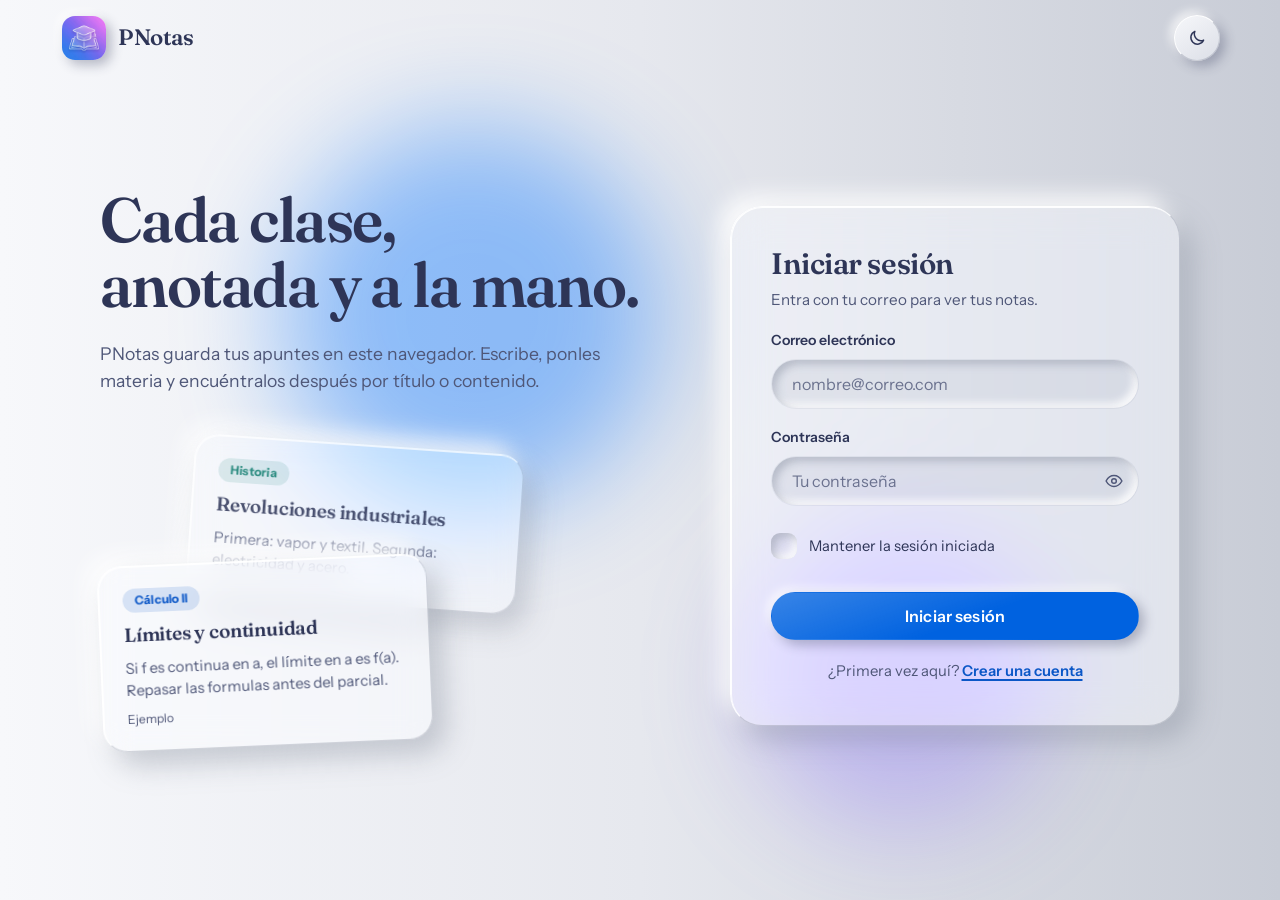
<file: index.html>
<!DOCTYPE html>
<html lang="es">
<head>
    <meta charset="UTF-8">
    <meta name="viewport" content="width=device-width, initial-scale=1.0">
    <title>PNotas · Tus apuntes de clase</title>
    <meta name="description" content="PNotas: herramienta web para tomar y guardar apuntes de clase.">
    <meta name="theme-color" content="#e6e8ee">
    <link rel="icon" type="image/png" href="media/logo-mark.png">

    <!-- Tipografias: Fraunces (titulos) + Instrument Sans (interfaz). Si no cargan, se usan tipografias del sistema. -->
    <link rel="preconnect" href="https://fonts.googleapis.com">
    <link rel="preconnect" href="https://fonts.gstatic.com" crossorigin>
    <link href="https://fonts.googleapis.com/css2?family=Fraunces:opsz,wght@9..144,500..700&family=Instrument+Sans:wght@400..700&display=swap" rel="stylesheet">

    <link rel="stylesheet" type="text/css" href="style.css">
    <script src="script.js" defer></script>
</head>
<body>

    <!-- Iconos (un solo trazo, mismo grosor en toda la app) -->
    <svg width="0" height="0" style="position:absolute" aria-hidden="true" focusable="false">
        <defs>
            <symbol id="i-moon" viewBox="0 0 24 24"><path d="M20 14.5A8 8 0 0 1 9.5 4a8 8 0 1 0 10.5 10.5Z"/></symbol>
            <symbol id="i-sun" viewBox="0 0 24 24"><circle cx="12" cy="12" r="4"/><path d="M12 2.5v2.2M12 19.3v2.2M2.5 12h2.2M19.3 12h2.2M5.3 5.3l1.6 1.6M17.1 17.1l1.6 1.6M18.7 5.3l-1.6 1.6M6.9 17.1l-1.6 1.6"/></symbol>
            <symbol id="i-eye" viewBox="0 0 24 24"><path d="M2.5 12S6 5.5 12 5.5 21.5 12 21.5 12 18 18.5 12 18.5 2.5 12 2.5 12Z"/><circle cx="12" cy="12" r="2.8"/></symbol>
            <symbol id="i-eye-off" viewBox="0 0 24 24"><path d="M9.9 5.7A9.6 9.6 0 0 1 12 5.5c6 0 9.5 6.5 9.5 6.5a16 16 0 0 1-2.6 3.3M6.3 7.3A15.6 15.6 0 0 0 2.5 12S6 18.5 12 18.5a9.4 9.4 0 0 0 4.1-.9"/><path d="M9.9 9.9a2.8 2.8 0 0 0 4 4M3 3l18 18"/></symbol>
            <symbol id="i-search" viewBox="0 0 24 24"><circle cx="11" cy="11" r="6.5"/><path d="m20 20-4.2-4.2"/></symbol>
            <symbol id="i-plus" viewBox="0 0 24 24"><path d="M12 5v14M5 12h14"/></symbol>
            <symbol id="i-edit" viewBox="0 0 24 24"><path d="M4 20h4L19 9a2.8 2.8 0 0 0-4-4L4 16v4Z"/><path d="m13.5 6.5 4 4"/></symbol>
            <symbol id="i-trash" viewBox="0 0 24 24"><path d="M4.5 7h15M10 3.5h4M6.5 7l.8 12a1.5 1.5 0 0 0 1.5 1.4h6.4a1.5 1.5 0 0 0 1.5-1.4l.8-12M10 11v5.5M14 11v5.5"/></symbol>
            <symbol id="i-logout" viewBox="0 0 24 24"><path d="M14 4.5H7a2 2 0 0 0-2 2v11a2 2 0 0 0 2 2h7M10 12h10m0 0-3.5-3.5M20 12l-3.5 3.5"/></symbol>
            <symbol id="i-alert" viewBox="0 0 24 24"><circle cx="12" cy="12" r="9"/><path d="M12 7.5v5.5M12 16.4v.1"/></symbol>
            <symbol id="i-info" viewBox="0 0 24 24"><circle cx="12" cy="12" r="9"/><path d="M12 11v5.5M12 7.6v.1"/></symbol>
            <symbol id="i-check" viewBox="0 0 24 24"><path d="m5 12.5 4.5 4.5L19 7.5"/></symbol>
            <symbol id="i-x" viewBox="0 0 24 24"><path d="M6 6l12 12M18 6 6 18"/></symbol>
        </defs>
    </svg>

    <a class="saltarContenido" href="#contenido">Saltar al contenido</a>

    <!--  BARRA DE NAVEGACION (logo + sesion + boton de modo claro/oscuro) -->

    <header class="navbar">
        <button type="button" class="marca" id="logoBtn" aria-label="PNotas, ir al inicio">
            <img src="media/logo-mark.png" alt="" class="logoImg" width="44" height="44">
            <span class="marcaNombre">PNotas</span>
        </button>

        <div class="navAcciones">
            <div class="usuarioChip oculto" id="usuarioChip">
                <span class="usuarioInicial" id="usuarioInicial" aria-hidden="true">?</span>
                <span class="usuarioNombre" id="usuarioNombre"></span>
            </div>
            <button type="button" class="btnIcono oculto" id="btnCerrarSesion" aria-label="Cerrar sesión" title="Cerrar sesión">
                <svg class="ico" aria-hidden="true"><use href="#i-logout"/></svg>
            </button>
            <button type="button" class="btnIcono" id="cambiarModo" aria-label="Cambiar a modo oscuro" aria-pressed="false" title="Cambiar modo claro u oscuro">
                <svg class="ico icoLuna" aria-hidden="true"><use href="#i-moon"/></svg>
                <svg class="ico icoSol" aria-hidden="true"><use href="#i-sun"/></svg>
            </button>
        </div>
    </header>

    <main id="contenido">

    <!--  VISTA 1: INICIAR SESION / REGISTRO -->

    <section id="vistaLogin" class="vistaAuth">

        <div class="authIntro">
            <h1 class="displayTitulo">Cada clase,<br>anotada y a la mano.</h1>
            <p class="authBajada">PNotas guarda tus apuntes en este navegador. Escribe, ponles materia y encuéntralos después por título o contenido.</p>

            <!-- Muestra de como se ve una nota (ejemplo, no son datos reales) -->
            <div class="muestraNotas" aria-hidden="true">
                <article class="notaMuestra notaMuestraFondo">
                    <span class="notaMateria" data-tono="2">Historia</span>
                    <h3>Revoluciones industriales</h3>
                    <p>Primera: vapor y textil. Segunda: electricidad y acero.</p>
                </article>
                <article class="notaMuestra notaMuestraFrente">
                    <span class="notaMateria" data-tono="0">Cálculo II</span>
                    <h3>Límites y continuidad</h3>
                    <p>Si f es continua en a, el límite en a es f(a). Repasar las formulas antes del parcial.</p>
                    <span class="notaMuestraFecha">Ejemplo</span>
                </article>
            </div>
        </div>

        <div class="glassContainerMain authCard" id="glassContainerMain">

            <!-- Formulario: iniciar sesion -->
            <form id="formLogin" class="authForm" novalidate aria-labelledby="tituloLogin">
                <h2 class="titulo" id="tituloLogin">Iniciar sesión</h2>
                <p class="authSub">Entra con tu correo para ver tus notas.</p>

                <div class="avisoForm oculto" id="avisoLogin" role="status"></div>

                <div class="campo">
                    <label for="loginEmail">Correo electrónico</label>
                    <input type="email" id="loginEmail" class="campoInput email" name="email" autocomplete="email" inputmode="email" placeholder="nombre@correo.com" aria-describedby="errLoginEmail" maxlength="254" required>
                    <p class="campoError" id="errLoginEmail" role="alert"></p>
                </div>

                <div class="campo">
                    <label for="loginPass">Contraseña</label>
                    <div class="campoClave">
                        <input type="password" id="loginPass" class="campoInput psw" name="password" autocomplete="current-password" placeholder="Tu contraseña" aria-describedby="errLoginPass avisoMayusLogin" maxlength="64" required>
                        <button type="button" class="verClave" data-target="loginPass" aria-label="Mostrar contraseña" aria-pressed="false">
                            <svg class="ico" aria-hidden="true"><use href="#i-eye"/></svg>
                        </button>
                    </div>
                    <p class="campoAviso oculto" id="avisoMayusLogin">Bloq Mayús está activado.</p>
                    <p class="campoError" id="errLoginPass" role="alert"></p>
                </div>

                <label class="casilla">
                    <input type="checkbox" id="loginRecordar">
                    <span class="casillaCaja" aria-hidden="true"><svg class="ico"><use href="#i-check"/></svg></span>
                    <span>Mantener la sesión iniciada</span>
                </label>

                <button type="submit" class="btnAccion btnAncho btnIniciarSesion" id="btnIniciarSesion">
                    <span class="btnTexto">Iniciar sesión</span>
                </button>

                <p class="authCambio">¿Primera vez aquí? <button type="button" class="enlaceBtn" id="irRegistro">Crear una cuenta</button></p>
            </form>

            <!-- Formulario: crear cuenta (se abre tambien cuando el correo no esta registrado) -->
            <form id="formRegistro" class="authForm oculto" novalidate aria-labelledby="tituloRegistro">
                <h2 class="titulo" id="tituloRegistro">Crear cuenta</h2>
                <p class="authSub">Solo toma un momento. Tus notas quedan guardadas en este navegador.</p>

                <div class="avisoForm oculto" id="avisoRegistro" role="status"></div>

                <div class="campo">
                    <label for="regNombre">Nombre</label>
                    <input type="text" id="regNombre" class="campoInput" name="nombre" autocomplete="name" placeholder="Cómo te llamas" aria-describedby="errRegNombre" maxlength="40" required>
                    <p class="campoError" id="errRegNombre" role="alert"></p>
                </div>

                <div class="campo">
                    <label for="regEmail">Correo electrónico</label>
                    <input type="email" id="regEmail" class="campoInput email" name="email" autocomplete="email" inputmode="email" placeholder="nombre@correo.com" aria-describedby="errRegEmail" maxlength="254" required>
                    <p class="campoError" id="errRegEmail" role="alert"></p>
                </div>

                <div class="campo">
                    <label for="regPass">Contraseña</label>
                    <div class="campoClave">
                        <input type="password" id="regPass" class="campoInput psw" name="new-password" autocomplete="new-password" placeholder="Mínimo 8 caracteres" aria-describedby="ayudaClave errRegPass avisoMayusReg" maxlength="64" required>
                        <button type="button" class="verClave" data-target="regPass" aria-label="Mostrar contraseña" aria-pressed="false">
                            <svg class="ico" aria-hidden="true"><use href="#i-eye"/></svg>
                        </button>
                    </div>
                    <div class="fuerza" id="fuerza" data-nivel="0">
                        <span class="fuerzaBarra"><i></i><i></i><i></i><i></i></span>
                        <span class="fuerzaTexto" id="ayudaClave">Usa letras y números.</span>
                    </div>
                    <p class="campoAviso oculto" id="avisoMayusReg">Bloq Mayús está activado.</p>
                    <p class="campoError" id="errRegPass" role="alert"></p>
                </div>

                <div class="campo">
                    <label for="regPass2">Repite la contraseña</label>
                    <input type="password" id="regPass2" class="campoInput psw" name="new-password-2" autocomplete="new-password" placeholder="Otra vez, para confirmar" aria-describedby="errRegPass2" maxlength="64" required>
                    <p class="campoError" id="errRegPass2" role="alert"></p>
                </div>

                <button type="submit" class="btnAccion btnAncho" id="btnRegistrar">
                    <span class="btnTexto">Crear cuenta</span>
                </button>

                <p class="authCambio">¿Ya tienes cuenta? <button type="button" class="enlaceBtn" id="irLogin">Iniciar sesión</button></p>
            </form>
        </div>
    </section>


    <!--  VISTA 2: PANEL PRINCIPAL DE NOTAS -->

    <section id="vistaPanel" class="panel oculto">

        <!-- Encabezado del panel: saludo + buscador + boton nueva nota -->
        <header class="panelHeader">
            <div class="panelSaludo">
                <h1 class="displayTitulo panelTitulo" id="panelTitulo">Mis notas</h1>
                <p class="panelResumen" id="panelResumen" aria-live="polite"></p>
            </div>
            <div class="panelHeaderAcciones">
                <div class="buscadorCaja">
                    <svg class="ico" aria-hidden="true"><use href="#i-search"/></svg>
                    <input type="search" id="inputBuscar" class="buscador" placeholder="Buscar en tus notas" aria-label="Buscar notas" autocomplete="off">
                </div>
                <button type="button" id="btnNuevaNota" class="btnAccion">
                    <svg class="ico" aria-hidden="true"><use href="#i-plus"/></svg>
                    <span>Nueva nota</span>
                </button>
            </div>
        </header>

        <!-- Filtro por materia -->
        <div class="filtros oculto" id="filtrosMateria" role="group" aria-label="Filtrar por materia"></div>

        <!-- Mensaje cuando no hay ninguna nota (o ninguna coincide) -->
        <div id="mensajeVacio" class="mensajeVacio oculto">
            <p id="textoVacio"></p>
            <button type="button" class="btnAccion" id="btnVacioNueva">Escribir mi primera nota</button>
        </div>

        <!-- Contenedor donde se pintan las tarjetas de notas -->
        <div id="listaNotas" class="listaNotas"></div>
    </section>

    </main>

    <!--  FUNCIONALIDAD: CREAR / EDITAR NOTA -->

    <dialog id="modalNota" class="modalNota" aria-labelledby="modalTitulo">
        <form id="formNota" class="glassContainer modalCaja" novalidate method="dialog">
            <h2 class="titulo modalTitulo" id="modalTitulo">Nueva nota</h2>

            <div class="campo">
                <label for="inputTitulo">Título</label>
                <input type="text" id="inputTitulo" class="campoInput" placeholder="Ej. Derivadas, clase 4" maxlength="80" aria-describedby="errNotaTitulo" autocomplete="off">
                <p class="campoError" id="errNotaTitulo" role="alert"></p>
            </div>

            <div class="campo">
                <label for="inputMateria">Materia <span class="opcional">(opcional)</span></label>
                <input type="text" id="inputMateria" class="campoInput" placeholder="Ej. Cálculo II" maxlength="30" list="listaMaterias" autocomplete="off">
                <datalist id="listaMaterias"></datalist>
            </div>

            <div class="campo">
                <label for="inputContenido">Apuntes</label>
                <textarea id="inputContenido" class="campoInput areaModal" placeholder="Escribe aquí lo que viste en clase…" maxlength="2000" aria-describedby="errNotaContenido contadorNota"></textarea>
                <div class="campoPie">
                    <p class="campoError" id="errNotaContenido" role="alert"></p>
                    <span class="contador" id="contadorNota">0 / 2000</span>
                </div>
            </div>

            <div class="modalBotones">
                <button type="button" id="btnCancelarNota" class="btnSecundario">Cancelar</button>
                <button type="submit" id="btnGuardarNota" class="btnAccion">Guardar</button>
            </div>
        </form>
    </dialog>

    <!-- Avisos breves (con "Deshacer" al eliminar) -->
    <div class="toasts" id="toasts" role="status" aria-live="polite"></div>

</body>
</html>
</file>
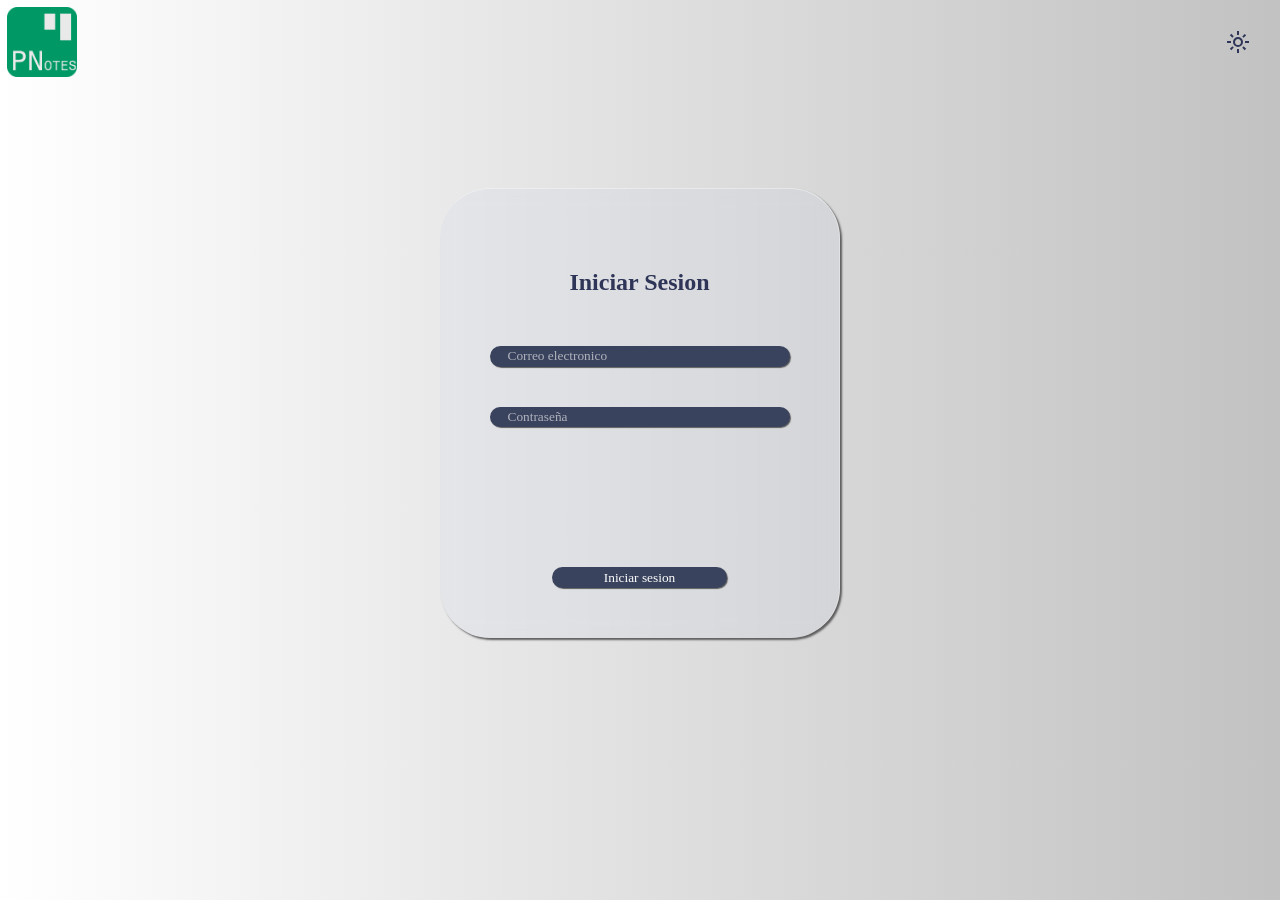
<file: Proyecto 2/index.html>
<!DOCTYPE html>
<html lang="es">
<head>
    <meta charset="UTF-8">
    <title>PNotas - Herramienta para estudiantes</title>
    <link rel="stylesheet" type="text/css" href="style.css">
    <meta name="viewport" content="width=device-width, initial-scale=1.0">
    <script src="script.js" defer></script>
</head>
<body>

    <!-- ============================================================= -->
    <!--  BARRA DE NAVEGACION (logo + boton de modo claro/oscuro)      -->
    <!-- ============================================================= -->
    <nav class="navbar">
        <ul>
            <li><img src="media/logo.png" alt="PNotas" class="logoImg"></li>
            <li>
                <button id="cambiarModo" aria-label="Cambiar modo claro u oscuro">
                    <svg xmlns="http://www.w3.org/2000/svg" height="24px" viewBox="0 -960 960 960" width="24px" fill="#1f1f1f"><path d="M480-120q-150 0-255-105T120-480q0-150 105-255t255-105q14 0 27.5 1t26.5 3q-41 29-65.5 75.5T444-660q0 90 63 153t153 63q55 0 101-24.5t75-65.5q2 13 3 26.5t1 27.5q0 150-105 255T480-120Z"/></svg>
                    <svg xmlns="http://www.w3.org/2000/svg" height="24px" viewBox="0 -960 960 960" width="24px" fill="#1f1f1f"><path d="M565-395q35-35 35-85t-35-85q-35-35-85-35t-85 35q-35 35-35 85t35 85q35 35 85 35t85-35Zm-226.5 56.5Q280-397 280-480t58.5-141.5Q397-680 480-680t141.5 58.5Q680-563 680-480t-58.5 141.5Q563-280 480-280t-141.5-58.5ZM200-440H40v-80h160v80Zm720 0H760v-80h160v80ZM440-760v-160h80v160h-80Zm0 720v-160h80v160h-80ZM256-650l-101-97 57-59 96 100-52 56Zm492 496-97-101 53-55 101 97-57 59Zm-98-550 97-101 59 57-100 96-56-52ZM154-212l101-97 55 53-97 101-59-57Zm326-268Z"/></svg>
                </button>
            </li>
        </ul>
    </nav>

    <!-- ============================================================= -->
    <!--  VISTA 1: INICIAR SESION                                      -->
    <!-- ============================================================= -->
    <section id="vistaLogin" class="inFlex">
        <div class="glassContainer">
            <h1 class="titulo">Iniciar Sesion</h1>
            <input type="email" class="email" placeholder="Correo electronico">
            <input type="password" class="psw" placeholder="Contraseña">
            <input type="button" value="Iniciar sesion" class="btnIniciarSesion" id="btnIniciarSesion">
        </div>
    </section>

    <!-- ============================================================= -->
    <!--  VISTA 2: PANEL PRINCIPAL DE NOTAS                            -->
    <!-- ============================================================= -->
    <section id="vistaPanel" class="panel oculto">

        <!-- Encabezado del panel: titulo + buscador + boton nueva nota -->
        <header class="panelHeader">
            <h1 class="titulo panelTitulo">Mis Notas</h1>
            <div class="panelHeaderAcciones">
                <input type="search" id="inputBuscar" class="buscador" placeholder="Buscar nota...">
                <button id="btnNuevaNota" class="btnAccion">+ Nueva nota</button>
            </div>
        </header>

        <!-- Mensaje cuando no hay ninguna nota todavia -->
        <p id="mensajeVacio" class="mensajeVacio">Todavia no tienes notas. Crea tu primera nota con el boton "+ Nueva nota".</p>

        <!-- Contenedor donde se pintan las tarjetas de notas -->
        <div id="listaNotas" class="listaNotas"></div>
    </section>

    <!-- ============================================================= -->
    <!--  MODAL: CREAR / EDITAR NOTA                                   -->
    <!-- ============================================================= -->
    <div id="modalNota" class="modalFondo oculto">
        <div class="glassContainer modalCaja">
            <h2 class="titulo modalTitulo" id="modalTitulo">Nueva nota</h2>

            <input type="text" id="inputTitulo" class="email inputModal" placeholder="Titulo de la nota">
            <textarea id="inputContenido" class="areaModal" placeholder="Escribe aqui tu nota..."></textarea>

            <div class="modalBotones">
                <button id="btnGuardarNota" class="btnAccion">Guardar</button>
                <button id="btnCancelarNota" class="btnSecundario">Cancelar</button>
            </div>
        </div>
    </div>

</body>
</html>
</file>
<file: style.css>
/* =================================================================
   PNotas - Estilos
   -----------------------------------------------------------------
   Lenguaje visual: vidrio (glass) para las superficies grandes y
   neumorfismo para los controles (botones elevados, campos hundidos).
   La paleta original (grises azulados, #3a435d, #0071ff y las
   manchas azul/violeta) se conserva tal cual en las variables.

     1) VARIABLES DE COLOR (claro / oscuro)
     2) BASE
     3) BARRA DE NAVEGACION
     4) CONTROLES NEUMORFICOS (botones, campos, casillas)
     5) VISTA 1: INICIAR SESION / REGISTRO
     6) VISTA 2: PANEL DE NOTAS
     7) MODAL, AVISOS
     8) MOVIMIENTO Y ACCESIBILIDAD
     9) RESPONSIVE
   ================================================================= */


/* 1) VARIABLES DE COLOR - MODO CLARO */

:root {
    /* Paleta original */
    --base-color1: #f7f8fb;
    --base-color2: #e6e8ee;
    --base-color3: #c8ccd6;
    --base-variant: #e8e9ed;
    --text-color: #2e3557;
    --secondary-color: #232738;
    --primary-color: #3a435d;
    --primary-color-glass: rgba(255, 255, 255, 0.42);
    --primary-color-shadow: #5e5e5e;
    --glass-edge-light: rgba(255, 255, 255, 0.95);
    --glass-edge-dim: rgba(58, 67, 93, 0.2);
    --glass-shadow: 12px 14px 28px rgba(120, 128, 145, 0.38), -10px -10px 22px rgba(255, 255, 255, 0.92), inset 1px 1px 0 rgba(255, 255, 255, 0.9);
    --glass-shadow-hover: 16px 20px 36px rgba(90, 98, 120, 0.34), -8px -8px 20px rgba(255, 255, 255, 0.95);
    --neo-shadow: 5px 5px 12px rgba(46, 53, 87, 0.32), -4px -4px 10px rgba(255, 255, 255, 0.75);
    --accent-color: #0071ff;
    --text-color2: white;
    --transparencia: rgba(255, 255, 255, 0);
    --orb-a: rgba(0, 113, 255, 0.4);
    --orb-b: rgba(124, 92, 255, 0.3);

    /* Derivadas (neumorfismo, texto secundario, estados) */
    --muted: #4f5778;
    --accent-ink: #0b57c7;
    --accent-fill: #0062e0;
    --danger-ink: #b3261e;
    --raise-bg: linear-gradient(145deg, #f6f7fa, #dcdfe7);
    --raise-bg-hover: linear-gradient(145deg, #ffffff, #e4e7ee);
    --field-bg: rgba(46, 53, 87, 0.06);
    --inset: inset 4px 4px 9px rgba(110, 118, 140, 0.38), inset -4px -4px 9px rgba(255, 255, 255, 0.95);
    --inset-press: inset 3px 3px 7px rgba(46, 53, 87, 0.34), inset -2px -2px 5px rgba(255, 255, 255, 0.7);
    --overlay: rgba(30, 36, 66, 0.42);
    --tono-0: #0b57c7;
    --tono-1: #5b3fd6;
    --tono-2: #0b7a6b;
    --tono-3: #8f5200;

    --ff-display: 'Fraunces', 'Iowan Old Style', 'Palatino Linotype', Georgia, serif;
    --ff-ui: 'Instrument Sans', system-ui, -apple-system, 'Segoe UI', Roboto, sans-serif;
    --ease-out: cubic-bezier(0.23, 1, 0.32, 1);
    color-scheme: light;
}


/* VARIABLES DE COLOR - MODO OSCURO */

.darkMode {
    --base-color1: rgba(94, 94, 94, 1);
    --base-color2: rgba(69, 68, 68, 1);
    --base-color3: rgba(0, 0, 0, 1);
    --base-variant: #101425;
    --text-color: #ffffff;
    --secondary-color: #a4a5b8;
    --primary-color: #3a435d;
    --primary-color-glass: rgba(255, 255, 255, 0.09);
    --primary-color-shadow: #3a3a3a;
    --glass-edge-light: rgba(255, 255, 255, 0.42);
    --glass-edge-dim: rgba(255, 255, 255, 0.1);
    --glass-shadow: 10px 12px 28px rgba(0, 0, 0, 0.45), -6px -6px 16px rgba(255, 255, 255, 0.05), inset 1px 1px 0 rgba(255, 255, 255, 0.18);
    --glass-shadow-hover: 14px 18px 32px rgba(0, 0, 0, 0.55), -4px -4px 12px rgba(255, 255, 255, 0.06);
    --neo-shadow: 5px 5px 12px rgba(0, 0, 0, 0.5), -3px -3px 8px rgba(255, 255, 255, 0.08);
    --accent-color: #0071ff;
    --orb-a: rgba(0, 113, 255, 0.34);
    --orb-b: rgba(130, 90, 230, 0.26);
    --text-color2: white;
    --transparencia: rgba(255, 255, 255, 0);

    --muted: #d0d2e0;
    --accent-ink: #8dbcff;
    --accent-fill: #0b66e8;
    --danger-ink: #ffb4ab;
    --raise-bg: linear-gradient(145deg, #4b5470, #2f364d);
    --raise-bg-hover: linear-gradient(145deg, #566082, #353d58);
    --field-bg: rgba(0, 0, 0, 0.28);
    --inset: inset 4px 4px 10px rgba(0, 0, 0, 0.55), inset -3px -3px 8px rgba(255, 255, 255, 0.07);
    --inset-press: inset 3px 3px 8px rgba(0, 0, 0, 0.6), inset -2px -2px 6px rgba(255, 255, 255, 0.06);
    --overlay: rgba(4, 6, 16, 0.62);
    --tono-0: #8dbcff;
    --tono-1: #c2b3ff;
    --tono-2: #6fdcca;
    --tono-3: #f3bf72;
    color-scheme: dark;
}


/* 2) BASE */

* {
    padding: 0;
    margin: 0;
    box-sizing: border-box;
}

html {
    height: 100%;
    -webkit-text-size-adjust: 100%;
}

body {
    min-height: 100%;
    isolation: isolate;
    font-family: var(--ff-ui);
    font-size: 1rem;
    line-height: 1.5;
    color: var(--text-color);
    background: #5e5e5e;
    background: linear-gradient(90deg, var(--base-color1) 0%, var(--base-color2) 50%, var(--base-color3) 100%);
    background-attachment: fixed;
    transition: color 0.25s ease;
}

button,
input,
textarea {
    font: inherit;
    color: inherit;
}

button {
    cursor: pointer;
    -webkit-tap-highlight-color: transparent;
}

/* El blur del vidrio solo se ve si hay color detras: estas manchas lo dan. */
body::before,
body::after {
    content: "";
    position: fixed;
    z-index: -1;
    pointer-events: none;
    border-radius: 50%;
    filter: blur(52px);
}

body::before {
    width: 380px;
    height: 380px;
    top: 14%;
    left: 22%;
    background: var(--orb-a);
}

body::after {
    width: 300px;
    height: 300px;
    right: 18%;
    bottom: 8%;
    background: var(--orb-b);
}

/* Utilidad para ocultar vistas sin borrarlas del DOM */
.oculto {
    display: none !important;
}

/* Superficies del navegador tematizadas con la paleta */
::selection {
    background: var(--accent-fill);
    color: #fff;
}

input,
textarea {
    caret-color: var(--accent-color);
}

* {
    scrollbar-color: var(--glass-edge-dim) transparent;
}

:focus-visible {
    outline: 2px solid var(--accent-color);
    outline-offset: 3px;
}

.saltarContenido {
    position: absolute;
    left: 16px;
    top: -60px;
    z-index: 200;
    padding: 10px 18px;
    border-radius: 50px;
    background: var(--accent-fill);
    color: #fff;
    text-decoration: none;
    transition: top 0.15s var(--ease-out);
}

.saltarContenido:focus {
    top: 12px;
}

.ico {
    width: 20px;
    height: 20px;
    flex: none;
    fill: none;
    stroke: currentColor;
    stroke-width: 1.75;
    stroke-linecap: round;
    stroke-linejoin: round;
}

.displayTitulo {
    font-family: var(--ff-display);
    font-weight: 600;
    font-size: clamp(2.3rem, 1.2rem + 4.2vw, 3.9rem);
    line-height: 1.04;
    letter-spacing: -0.025em;
    text-wrap: balance;
    color: var(--text-color);
}

.titulo {
    font-family: var(--ff-display);
    font-weight: 600;
    font-size: 1.85rem;
    line-height: 1.15;
    letter-spacing: -0.015em;
    color: var(--text-color);
}


/* 3) BARRA DE NAVEGACION */

.navbar {
    display: flex;
    align-items: center;
    justify-content: space-between;
    gap: 16px;
    max-width: 1240px;
    margin: 0 auto;
    padding: 14px clamp(16px, 4vw, 40px);
}

.marca {
    display: flex;
    align-items: center;
    gap: 12px;
    border: none;
    background: none;
    border-radius: 16px;
    padding: 2px 8px 2px 2px;
}

.logoImg {
    width: 44px;
    height: 44px;
    border-radius: 13px;
    display: block;
    box-shadow: var(--neo-shadow);
}

.marcaNombre {
    font-family: var(--ff-display);
    font-weight: 600;
    font-size: 1.4rem;
    letter-spacing: -0.02em;
    color: var(--text-color);
}

.navAcciones {
    display: flex;
    align-items: center;
    gap: 12px;
}

.usuarioChip {
    display: flex;
    align-items: center;
    gap: 10px;
    padding: 4px 16px 4px 4px;
    border-radius: 50px;
    background-color: var(--primary-color-glass);
    border: 1px solid var(--glass-edge-dim);
    border-top-color: var(--glass-edge-light);
    border-left-color: var(--glass-edge-light);
    backdrop-filter: blur(14px) saturate(160%);
    -webkit-backdrop-filter: blur(14px) saturate(160%);
    max-width: 220px;
}

.usuarioInicial {
    width: 34px;
    height: 34px;
    border-radius: 50%;
    display: grid;
    place-items: center;
    font-weight: 700;
    font-size: 0.95rem;
    color: #fff;
    background: linear-gradient(140deg, #7c5cff, #0071ff);
    flex: none;
}

.usuarioNombre {
    font-size: 0.92rem;
    font-weight: 500;
    white-space: nowrap;
    overflow: hidden;
    text-overflow: ellipsis;
}

/* Boton circular elevado (cambiar modo, cerrar sesion) */
.btnIcono {
    width: 46px;
    height: 46px;
    border-radius: 50%;
    border: 1px solid var(--glass-edge-dim);
    border-top-color: var(--glass-edge-light);
    border-left-color: var(--glass-edge-light);
    background: var(--raise-bg);
    color: var(--text-color);
    box-shadow: var(--neo-shadow);
    display: grid;
    place-items: center;
    transition: transform 0.16s var(--ease-out), box-shadow 0.16s var(--ease-out), background 0.16s ease;
}

.btnIcono:hover {
    background: var(--raise-bg-hover);
}

.btnIcono:active {
    box-shadow: var(--inset-press);
    transform: scale(0.96);
}

/* Modo claro muestra la luna (para pasar a oscuro); modo oscuro muestra el sol */
#cambiarModo .icoSol {
    display: none;
}

.darkMode #cambiarModo .icoLuna {
    display: none;
}

.darkMode #cambiarModo .icoSol {
    display: block;
}


/* 4) CONTROLES NEUMORFICOS */

/* --- Campos hundidos --- */
.campo {
    display: flex;
    flex-direction: column;
    gap: 8px;
    width: 100%;
}

.campo > label,
.campo > .campoEtiqueta {
    font-size: 0.88rem;
    font-weight: 600;
    color: var(--text-color);
}

.opcional {
    font-weight: 400;
    color: var(--muted);
}

.campoInput {
    width: 100%;
    height: 50px;
    padding: 0 20px;
    border: 1px solid transparent;
    border-radius: 50px;
    background-color: var(--field-bg);
    box-shadow: var(--inset);
    color: var(--text-color);
    transition: border-color 0.18s ease, box-shadow 0.18s ease;
}

.campoInput::placeholder {
    color: var(--muted);
    opacity: 0.8;
}

.campoInput:hover {
    border-color: var(--glass-edge-dim);
}

.campoInput:focus {
    outline: none;
    border-color: var(--accent-color);
    box-shadow: var(--inset), 0 0 0 3px color-mix(in srgb, var(--accent-color) 28%, transparent);
}

.campoInput[aria-invalid="true"] {
    border-color: var(--danger-ink);
}

.areaModal {
    height: auto;
    min-height: 150px;
    padding: 16px 20px;
    border-radius: 24px;
    resize: vertical;
    line-height: 1.5;
}

.campoClave {
    position: relative;
}

.campoClave .campoInput {
    padding-right: 54px;
}

.verClave {
    position: absolute;
    right: 6px;
    top: 50%;
    translate: 0 -50%;
    width: 38px;
    height: 38px;
    border: none;
    border-radius: 50%;
    background: none;
    color: var(--muted);
    display: grid;
    place-items: center;
    transition: color 0.15s ease, background-color 0.15s ease;
}

.verClave:hover {
    color: var(--text-color);
    background-color: var(--field-bg);
}

.campoError {
    display: none;
    align-items: flex-start;
    gap: 6px;
    font-size: 0.84rem;
    line-height: 1.35;
    color: var(--danger-ink);
}

.campoError.visible {
    display: flex;
}

.campoError::before {
    content: "";
    width: 15px;
    height: 15px;
    margin-top: 1px;
    flex: none;
    background-color: currentColor;
    -webkit-mask: url("data:image/svg+xml,%3Csvg xmlns='http://www.w3.org/2000/svg' viewBox='0 0 24 24' fill='none' stroke='black' stroke-width='2' stroke-linecap='round'%3E%3Ccircle cx='12' cy='12' r='9'/%3E%3Cpath d='M12 7.5v5.5M12 16.4v.1'/%3E%3C/svg%3E") center / contain no-repeat;
    mask: url("data:image/svg+xml,%3Csvg xmlns='http://www.w3.org/2000/svg' viewBox='0 0 24 24' fill='none' stroke='black' stroke-width='2' stroke-linecap='round'%3E%3Ccircle cx='12' cy='12' r='9'/%3E%3Cpath d='M12 7.5v5.5M12 16.4v.1'/%3E%3C/svg%3E") center / contain no-repeat;
}

.campoError .enlaceBtn {
    margin-left: 4px;
}

.campoAviso {
    font-size: 0.82rem;
    color: var(--muted);
}

.campoPie {
    display: flex;
    justify-content: space-between;
    align-items: flex-start;
    gap: 12px;
}

.contador {
    margin-left: auto;
    font-size: 0.8rem;
    font-variant-numeric: tabular-nums;
    color: var(--muted);
    white-space: nowrap;
}

/* --- Medidor de fuerza de contrasena --- */
.fuerza {
    display: flex;
    align-items: center;
    gap: 12px;
    min-height: 18px;
}

.fuerzaBarra {
    display: flex;
    gap: 4px;
    flex: none;
}

.fuerzaBarra i {
    display: block;
    width: 30px;
    height: 6px;
    border-radius: 6px;
    background-color: var(--field-bg);
    box-shadow: var(--inset-press);
    transition: background-color 0.25s ease;
}

.fuerza[data-nivel="1"] i:nth-child(-n+1) { background-color: #d64545; }
.fuerza[data-nivel="2"] i:nth-child(-n+2) { background-color: #d98a1f; }
.fuerza[data-nivel="3"] i:nth-child(-n+3) { background-color: #2f9e6b; }
.fuerza[data-nivel="4"] i:nth-child(-n+4) { background-color: #0f9d8a; }

.fuerzaTexto {
    font-size: 0.82rem;
    color: var(--muted);
}

/* --- Casilla neumorfica --- */
.casilla {
    display: flex;
    align-items: center;
    gap: 12px;
    font-size: 0.92rem;
    cursor: pointer;
    width: fit-content;
    min-height: 44px;
}

.casilla input {
    position: absolute;
    opacity: 0;
    width: 1px;
    height: 1px;
}

.casillaCaja {
    width: 26px;
    height: 26px;
    border-radius: 9px;
    display: grid;
    place-items: center;
    background-color: var(--field-bg);
    box-shadow: var(--inset);
    color: transparent;
    transition: background-color 0.18s ease, color 0.18s ease;
}

.casillaCaja .ico {
    width: 16px;
    height: 16px;
    stroke-width: 2.4;
}

.casilla input:checked + .casillaCaja {
    background-color: var(--accent-fill);
    color: #fff;
}

.casilla input:focus-visible + .casillaCaja {
    outline: 2px solid var(--accent-color);
    outline-offset: 3px;
}

/* --- Botones elevados --- */
.btnAccion,
.btnSecundario {
    display: inline-flex;
    align-items: center;
    justify-content: center;
    gap: 8px;
    height: 48px;
    padding: 0 26px;
    border-radius: 50px;
    border: 1px solid transparent;
    font-weight: 600;
    letter-spacing: 0.01em;
    box-shadow: var(--neo-shadow);
    transition: transform 0.16s var(--ease-out), box-shadow 0.16s var(--ease-out), filter 0.16s ease;
}

.btnAccion {
    background-color: var(--accent-fill);
    background-image: linear-gradient(160deg, rgba(255, 255, 255, 0.22), rgba(255, 255, 255, 0) 55%);
    color: #fff;
}

.btnSecundario {
    background: var(--raise-bg);
    color: var(--text-color);
    border-color: var(--glass-edge-dim);
}

.btnAccion:hover,
.btnSecundario:hover {
    filter: brightness(1.08);
    transform: translateY(-2px);
}

.btnAccion:active,
.btnSecundario:active {
    box-shadow: var(--inset-press);
    transform: translateY(1px) scale(0.98);
    filter: none;
}

.btnAccion:disabled {
    cursor: progress;
    filter: saturate(0.6);
    transform: none;
}

.btnAncho {
    width: 100%;
}

.btnAccion.cargando .btnTexto::after {
    content: "";
    display: inline-block;
    width: 14px;
    height: 14px;
    margin-left: 10px;
    border: 2px solid rgba(255, 255, 255, 0.4);
    border-top-color: #fff;
    border-radius: 50%;
    vertical-align: -2px;
    animation: gira 0.6s linear infinite;
}

.enlaceBtn {
    border: none;
    background: none;
    padding: 2px 0;
    font-weight: 600;
    color: var(--accent-ink);
    text-decoration: underline;
    text-underline-offset: 3px;
    text-decoration-thickness: 1.5px;
    border-radius: 4px;
}

.enlaceBtn:hover {
    text-decoration-thickness: 2.5px;
}


/* 5) VISTA 1: INICIAR SESION / REGISTRO */

/* Contenedor de vidrio reutilizable */
.glassContainerMain,
.glassContainer {
    background-color: var(--primary-color-glass);
    backdrop-filter: blur(18px) saturate(160%);
    -webkit-backdrop-filter: blur(18px) saturate(160%);
    border-radius: 32px;
    border: 1px solid var(--glass-edge-dim);
    border-top-color: var(--glass-edge-light);
    border-left-color: var(--glass-edge-light);
    box-shadow: var(--glass-shadow);
}

.vistaAuth {
    max-width: 1160px;
    min-height: calc(100vh - 80px);
    min-height: calc(100dvh - 80px);
    margin: 0 auto;
    padding: 16px clamp(16px, 4vw, 40px) 56px;
    display: grid;
    grid-template-columns: minmax(0, 1.1fr) minmax(0, 0.9fr);
    align-items: center;
    gap: clamp(32px, 6vw, 96px);
}

.authIntro {
    display: flex;
    flex-direction: column;
    gap: 22px;
}

.authBajada {
    max-width: 44ch;
    font-size: 1.1rem;
    line-height: 1.55;
    color: var(--muted);
}

/* Muestra apilada de notas (ejemplo) */
.muestraNotas {
    position: relative;
    height: 300px;
    margin-top: 28px;
    max-width: 420px;
}

.notaMuestra {
    position: absolute;
    width: min(330px, 86%);
    padding: 22px 24px;
    border-radius: 24px;
    display: flex;
    flex-direction: column;
    gap: 8px;
    background-color: var(--primary-color-glass);
    backdrop-filter: blur(16px) saturate(160%);
    -webkit-backdrop-filter: blur(16px) saturate(160%);
    border: 1px solid var(--glass-edge-dim);
    border-top-color: var(--glass-edge-light);
    border-left-color: var(--glass-edge-light);
    box-shadow: var(--glass-shadow);
}

.notaMuestra h3 {
    font-family: var(--ff-display);
    font-weight: 600;
    font-size: 1.2rem;
    letter-spacing: -0.01em;
}

.notaMuestra p {
    font-size: 0.93rem;
    line-height: 1.5;
    color: var(--muted);
}

.notaMuestraFondo {
    right: 0;
    top: 0;
    rotate: 4deg;
    opacity: 0.85;
}

.notaMuestraFrente {
    left: 0;
    top: 116px;
    rotate: -2.5deg;
}

.notaMuestraFecha {
    font-size: 0.76rem;
    color: var(--muted);
}

/* Tarjeta de autenticacion */
.authCard {
    width: 100%;
    max-width: 450px;
    justify-self: end;
    padding: clamp(26px, 4vw, 40px);
    animation: entraCard 0.7s var(--ease-out) both;
}

.authForm {
    display: flex;
    flex-direction: column;
    gap: 18px;
}

.authForm.entra {
    animation: entraForm 0.32s var(--ease-out) both;
}

.authSub {
    margin-top: -10px;
    font-size: 0.95rem;
    color: var(--muted);
}

.authForm .btnAccion {
    margin-top: 6px;
}

.authCambio {
    text-align: center;
    font-size: 0.93rem;
    color: var(--muted);
}

/* Aviso dentro del formulario (ej. "no encontramos tu correo") */
.avisoForm {
    display: flex;
    gap: 10px;
    align-items: flex-start;
    padding: 12px 16px;
    border-radius: 18px;
    font-size: 0.9rem;
    line-height: 1.4;
    background-color: color-mix(in srgb, var(--accent-color) 12%, transparent);
    border: 1px solid color-mix(in srgb, var(--accent-color) 35%, transparent);
    color: var(--text-color);
}

.avisoForm .ico {
    width: 18px;
    height: 18px;
    margin-top: 1px;
    color: var(--accent-ink);
}

.avisoForm.error {
    background-color: color-mix(in srgb, var(--danger-ink) 12%, transparent);
    border-color: color-mix(in srgb, var(--danger-ink) 40%, transparent);
}

.avisoForm.error .ico {
    color: var(--danger-ink);
}

.campoError.sacude,
.avisoForm.sacude {
    animation: sacude 0.32s var(--ease-out);
}


/* 6) VISTA 2: PANEL PRINCIPAL DE NOTAS */

.panel {
    max-width: 1160px;
    margin: 0 auto;
    padding: 16px clamp(16px, 4vw, 40px) 72px;
}

.panelHeader {
    display: flex;
    flex-wrap: wrap;
    justify-content: space-between;
    align-items: flex-end;
    gap: 24px 32px;
    margin-bottom: 28px;
}

.panelSaludo {
    display: flex;
    flex-direction: column;
    gap: 8px;
    min-width: 0;
}

.panelTitulo {
    font-size: clamp(2rem, 1.2rem + 3vw, 3.1rem);
    overflow-wrap: anywhere;
}

.panelResumen {
    color: var(--muted);
    font-size: 0.98rem;
    font-variant-numeric: tabular-nums;
}

.panelHeaderAcciones {
    display: flex;
    flex-wrap: wrap;
    align-items: center;
    gap: 14px;
}

.buscadorCaja {
    position: relative;
    color: var(--muted);
}

.buscadorCaja .ico {
    position: absolute;
    left: 18px;
    top: 50%;
    translate: 0 -50%;
    pointer-events: none;
}

.buscador {
    width: 280px;
    max-width: 100%;
    height: 48px;
    padding: 0 20px 0 46px;
    border: 1px solid transparent;
    border-radius: 50px;
    background-color: var(--field-bg);
    box-shadow: var(--inset);
    color: var(--text-color);
    transition: border-color 0.18s ease, box-shadow 0.18s ease;
}

.buscador::placeholder {
    color: var(--muted);
    opacity: 0.85;
}

.buscador:focus {
    outline: none;
    border-color: var(--accent-color);
    box-shadow: var(--inset), 0 0 0 3px color-mix(in srgb, var(--accent-color) 28%, transparent);
}

/* --- Filtros por materia --- */
.filtros {
    display: flex;
    flex-wrap: wrap;
    gap: 10px;
    margin-bottom: 28px;
}

.chip {
    display: inline-flex;
    align-items: center;
    gap: 8px;
    height: 40px;
    padding: 0 18px;
    border-radius: 50px;
    border: 1px solid var(--glass-edge-dim);
    border-top-color: var(--glass-edge-light);
    border-left-color: var(--glass-edge-light);
    background: var(--raise-bg);
    box-shadow: var(--neo-shadow);
    font-size: 0.9rem;
    font-weight: 500;
    color: var(--text-color);
    transition: transform 0.16s var(--ease-out), box-shadow 0.16s var(--ease-out);
}

.chip:hover {
    transform: translateY(-1px);
}

.chip[aria-pressed="true"] {
    background: var(--field-bg);
    box-shadow: var(--inset);
    border-color: transparent;
    color: var(--accent-ink);
    font-weight: 700;
}

.chipNum {
    font-size: 0.78rem;
    font-variant-numeric: tabular-nums;
    color: var(--muted);
}

/* --- Mensaje cuando no hay notas --- */
.mensajeVacio {
    display: flex;
    flex-direction: column;
    align-items: center;
    gap: 22px;
    padding: 56px 20px;
    text-align: center;
}

.mensajeVacio p {
    max-width: 38ch;
    font-family: var(--ff-display);
    font-size: 1.35rem;
    line-height: 1.35;
    text-wrap: balance;
}

/* --- Rejilla de tarjetas (columnas: alturas distintas segun el contenido) --- */
.listaNotas {
    columns: 280px;
    column-gap: 22px;
}

.notaCard {
    position: relative;
    display: flex;
    flex-direction: column;
    gap: 10px;
    break-inside: avoid;
    margin-bottom: 22px;
    padding: 22px 22px 16px;
    border-radius: 26px;
    background-color: var(--primary-color-glass);
    backdrop-filter: blur(18px) saturate(160%);
    -webkit-backdrop-filter: blur(18px) saturate(160%);
    border: 1px solid var(--glass-edge-dim);
    border-top-color: var(--glass-edge-light);
    border-left-color: var(--glass-edge-light);
    box-shadow: var(--glass-shadow);
    transition: transform 0.22s var(--ease-out), box-shadow 0.22s var(--ease-out);
}

.notaCard:hover {
    transform: translateY(-4px);
    box-shadow: var(--glass-shadow-hover);
}

.notaCard.entra {
    animation: entraNota 0.55s var(--ease-out) both;
    animation-delay: calc(var(--i, 0) * 45ms);
}

.notaMateria {
    align-self: flex-start;
    padding: 3px 12px;
    border-radius: 50px;
    font-size: 0.76rem;
    font-weight: 700;
    letter-spacing: 0.02em;
    color: var(--tono, var(--tono-0));
    background-color: color-mix(in srgb, var(--tono, var(--tono-0)) 14%, transparent);
}

.notaMateria[data-tono="0"] { --tono: var(--tono-0); }
.notaMateria[data-tono="1"] { --tono: var(--tono-1); }
.notaMateria[data-tono="2"] { --tono: var(--tono-2); }
.notaMateria[data-tono="3"] { --tono: var(--tono-3); }

.notaCardTitulo {
    font-family: var(--ff-display);
    font-weight: 600;
    font-size: 1.3rem;
    line-height: 1.2;
    letter-spacing: -0.012em;
    overflow-wrap: anywhere;
    text-wrap: balance;
}

.notaCardContenido {
    font-size: 0.96rem;
    line-height: 1.55;
    white-space: pre-wrap;
    overflow-wrap: anywhere;
    color: var(--text-color);
    opacity: 0.92;
}

.notaCardPie {
    display: flex;
    align-items: center;
    justify-content: space-between;
    gap: 12px;
    margin-top: 6px;
}

.notaCardFecha {
    font-size: 0.8rem;
    color: var(--muted);
    font-variant-numeric: tabular-nums;
}

.notaCardBotones {
    display: flex;
    gap: 8px;
}

.notaBtnIcono {
    width: 40px;
    height: 40px;
    border-radius: 50%;
    border: 1px solid var(--glass-edge-dim);
    border-top-color: var(--glass-edge-light);
    border-left-color: var(--glass-edge-light);
    background: var(--raise-bg);
    color: var(--text-color);
    box-shadow: var(--neo-shadow);
    display: grid;
    place-items: center;
    transition: transform 0.16s var(--ease-out), box-shadow 0.16s var(--ease-out), color 0.16s ease;
}

.notaBtnIcono .ico {
    width: 18px;
    height: 18px;
}

.notaBtnIcono:hover {
    transform: translateY(-2px);
}

.notaBtnIcono:active {
    box-shadow: var(--inset-press);
    transform: scale(0.95);
}

.notaBtnEliminar:hover {
    color: var(--danger-ink);
}


/* 7) MODAL Y AVISOS */

.modalNota {
    border: none;
    padding: 0;
    background: none;
    color: var(--text-color);
    max-width: 100vw;
    max-height: 100dvh;
    margin: auto;
    overflow: visible;
}

.modalNota::backdrop {
    background-color: var(--overlay);
    backdrop-filter: blur(4px);
    -webkit-backdrop-filter: blur(4px);
}

.modalNota[open] {
    animation: entraModal 0.26s var(--ease-out) both;
}

.modalNota[open]::backdrop {
    animation: aparece 0.26s ease both;
}

.modalCaja {
    width: min(500px, calc(100vw - 24px));
    max-height: calc(100dvh - 24px);
    overflow-y: auto;
    padding: clamp(22px, 4vw, 34px);
    display: flex;
    flex-direction: column;
    gap: 18px;
    /* El vidrio sobre el fondo oscuro del modal necesita algo mas de cuerpo */
    background-color: color-mix(in srgb, var(--base-color2) 78%, transparent);
}

.darkMode .modalCaja {
    background-color: color-mix(in srgb, #2b2f40 82%, transparent);
}

.modalBotones {
    display: flex;
    gap: 14px;
    justify-content: flex-end;
    margin-top: 4px;
}

.toasts {
    position: fixed;
    left: 50%;
    bottom: max(20px, env(safe-area-inset-bottom));
    translate: -50% 0;
    z-index: 300;
    display: flex;
    flex-direction: column;
    align-items: center;
    gap: 10px;
    width: calc(100vw - 32px);
    max-width: 440px;
    pointer-events: none;
}

.toast {
    pointer-events: auto;
    display: flex;
    align-items: center;
    gap: 14px;
    width: 100%;
    padding: 10px 10px 10px 20px;
    border-radius: 50px;
    font-size: 0.93rem;
    background-color: color-mix(in srgb, var(--base-color2) 82%, transparent);
    backdrop-filter: blur(18px) saturate(160%);
    -webkit-backdrop-filter: blur(18px) saturate(160%);
    border: 1px solid var(--glass-edge-dim);
    border-top-color: var(--glass-edge-light);
    box-shadow: var(--glass-shadow);
    animation: entraToast 0.3s var(--ease-out) both;
}

.darkMode .toast {
    background-color: color-mix(in srgb, #2b2f40 88%, transparent);
}

.toast.sale {
    animation: saleToast 0.2s ease-in both;
}

.toast span {
    flex: 1;
    overflow-wrap: anywhere;
}

.toastBtn {
    height: 36px;
    padding: 0 16px;
    border-radius: 50px;
    border: none;
    background: var(--accent-fill);
    color: #fff;
    font-weight: 600;
    font-size: 0.88rem;
}

.toastCerrar {
    width: 36px;
    height: 36px;
    border: none;
    border-radius: 50%;
    background: none;
    display: grid;
    place-items: center;
    color: var(--muted);
}

.toastCerrar .ico {
    width: 16px;
    height: 16px;
}


/* 8) MOVIMIENTO */

@keyframes gira { to { rotate: 360deg; } }

@keyframes entraCard {
    from { opacity: 0; translate: 0 18px; filter: blur(6px); }
    to   { opacity: 1; translate: 0 0; filter: blur(0); }
}

@keyframes entraForm {
    from { opacity: 0; translate: 0 8px; }
    to   { opacity: 1; translate: 0 0; }
}

@keyframes entraNota {
    from { opacity: 0; translate: 0 16px; filter: blur(5px); }
    to   { opacity: 1; translate: 0 0; filter: blur(0); }
}

@keyframes entraModal {
    from { opacity: 0; transform: scale(0.96) translateY(8px); }
    to   { opacity: 1; transform: none; }
}

@keyframes aparece { from { opacity: 0; } to { opacity: 1; } }

@keyframes entraToast {
    from { opacity: 0; translate: 0 14px; }
    to   { opacity: 1; translate: 0 0; }
}

@keyframes saleToast {
    to { opacity: 0; translate: 0 8px; }
}

@keyframes sacude {
    25% { translate: -5px 0; }
    55% { translate: 4px 0; }
    80% { translate: -2px 0; }
}

@media (prefers-reduced-motion: reduce) {
    *,
    *::before,
    *::after {
        animation-duration: 0.01ms !important;
        animation-delay: 0s !important;
        transition-duration: 0.01ms !important;
    }
}

/* Sin soporte de vidrio: fondo mas opaco para que el texto siga legible */
@supports not ((backdrop-filter: blur(1px)) or (-webkit-backdrop-filter: blur(1px))) {
    .glassContainerMain,
    .glassContainer,
    .notaCard,
    .notaMuestra {
        background-color: color-mix(in srgb, var(--base-color2) 92%, transparent);
    }
}


/* 9) RESPONSIVE - TELEFONO Y TABLET */

@media (max-width: 900px) {
    .vistaAuth {
        grid-template-columns: minmax(0, 1fr);
        min-height: 0;
        gap: 28px;
        padding-top: 8px;
    }

    .authIntro {
        gap: 14px;
        text-align: left;
    }

    .authBajada {
        font-size: 1rem;
    }

    .muestraNotas {
        display: none;
    }

    .authCard {
        justify-self: center;
        max-width: 520px;
    }
}

@media (max-width: 600px) {
    body::before,
    body::after {
        width: 220px;
        height: 220px;
    }

    body::before {
        top: 8%;
        left: -40px;
    }

    body::after {
        right: -30px;
        bottom: 6%;
    }

    .navbar {
        padding-top: 10px;
        padding-bottom: 10px;
    }

    .navAcciones {
        gap: 8px;
    }

    .usuarioChip {
        padding-right: 4px;
    }

    .usuarioNombre {
        display: none;
    }

    .marcaNombre {
        font-size: 1.25rem;
    }

    .titulo {
        font-size: 1.6rem;
    }

    .panelHeader {
        flex-direction: column;
        align-items: stretch;
        gap: 18px;
    }

    .panelHeaderAcciones {
        flex-direction: column;
        align-items: stretch;
    }

    .buscador {
        width: 100%;
    }

    .panelHeaderAcciones .btnAccion {
        width: 100%;
    }

    /* Una sola columna en el telefono */
    .listaNotas {
        columns: 1;
    }

    .filtros {
        flex-wrap: nowrap;
        overflow-x: auto;
        margin-inline: calc(-1 * clamp(16px, 4vw, 40px));
        padding: 4px clamp(16px, 4vw, 40px) 12px;
        scrollbar-width: none;
    }

    .chip {
        flex: none;
    }

    .modalBotones .btnAccion,
    .modalBotones .btnSecundario {
        flex: 1;
    }
}

@media (hover: none) {
    .notaCard:hover,
    .btnAccion:hover,
    .btnSecundario:hover,
    .chip:hover,
    .notaBtnIcono:hover {
        transform: none;
    }
}
</file>
<file: Proyecto 2/style.css>
/* ================================================================= */
/*  VARIABLES DE COLOR - MODO CLARO                                  */
/* ================================================================= */
:root {
    --base-color1: rgba(255, 255, 255, 1);
    --base-color2: #E0E0E0;
    --base-color3: rgba(194, 194, 194, 1);
    --base-variant: #e8e9ed;
    --text-color: #2e3557;
    --secondary-color: #232738;
    --primary-color: #3a435d;
    --primary-color-glass: #c7cfe425;
    --primary-color-shadow: #5e5e5e;
    --accent-color: #0071ff;
    --text-color2: white;
    --transparencia: rgba(255, 255, 255, 0);
}

/* ================================================================= */
/*  VARIABLES DE COLOR - MODO OSCURO                                 */
/* ================================================================= */
.darkMode {
    --base-color1: rgba(94, 94, 94, 1);
    --base-color2: rgba(69, 68, 68, 1);
    --base-color3: rgba(0, 0, 0, 1);
    --base-variant: #101425;
    --text-color: #ffffff;
    --secondary-color: #a4a5b8;
    --primary-color: #3a435d;
    --primary-color-glass: #ffffff17;
    --primary-color-shadow: #3a3a3a;
    --accent-color: #0071ff;
    --text-color2: white;
    --transparencia: rgba(255, 255, 255, 0);
}

/* ================================================================= */
/*  BASE / RESET                                                     */
/* ================================================================= */
* {
    padding: 0px;
    margin: 0px;
    font-family: Arial;
    box-sizing: border-box;
}

html {
    height: 100%;
}

body {
    min-height: 100%;
    background: #5e5e5e;
    background: linear-gradient(90deg, var(--base-color1) 0%, var(--base-color2) 50%, var(--base-color3) 100%);
    background-attachment: fixed;
}

/* Utilidad para ocultar vistas sin borrarlas del DOM */
.oculto {
    display: none !important;
}

/* ================================================================= */
/*  BARRA DE NAVEGACION                                              */
/* ================================================================= */
.navbar {
    list-style-type: none;
    margin: 1px;
    padding: 1px;
}

.navbar ul {
    list-style-type: none;
}

.navbar li:first-child {
    float: left;
}

.navbar li {
    float: right;
}

.logoImg {
    height: 70px;
    width: 70px;
    margin: 5px;
}

/* ================================================================= */
/*  BOTON CAMBIAR MODO CLARO / OSCURO                                */
/* ================================================================= */
#cambiarModo {
    height: 70px;
    width: 70px;
    background-color: var(--transparencia);
    border-color: var(--transparencia);
    display: flex;
    justify-content: center;
    align-items: center;
    padding: 0px;
    margin: 5px;
    cursor: pointer;
}

#cambiarModo svg {
    fill: var(--text-color);
}

#cambiarModo svg:first-child {
    display: none;
}

#cambiarModo svg:last-child {
    display: block;
}

.darkMode #cambiarModo svg:first-child {
    display: block;
}

.darkMode #cambiarModo svg:last-child {
    display: none;
}

/* ================================================================= */
/*  CONTENEDOR GLASS (efecto vidrio reutilizable)                    */
/* ================================================================= */
.glassContainer {
    background-color: var(--primary-color-glass);
    backdrop-filter: blur(10px);
    -webkit-backdrop-filter: blur(10px);
    border-radius: 50px;
    border-top: 1px solid rgba(255, 255, 255, 0.40);
    border-right: 1px solid rgba(255, 255, 255, 0.30);
    box-shadow: 2px 2px 2px var(--primary-color-shadow);
}

/* ================================================================= */
/*  VISTA 1: INICIAR SESION                                          */
/* ================================================================= */
.inFlex {
    height: calc(100vh - 82px);
    display: flex;
    justify-content: center;
    align-items: center;
}

.inFlex .glassContainer {
    height: 450px;
    width: 400px;
    max-width: 90vw;
    padding: 50px 30px;
    display: flex;
    flex-direction: column;
    justify-content: flex-start;
    align-items: center;
}

.titulo {
    margin: 30px;
    color: var(--text-color);
    font-family: Impact;
}

/* Campos e input de la vista de login (se reutilizan en el modal) */
.email,
.psw {
    border-color: rgba(255, 255, 255, 0);
    box-shadow: 1px 1px 1px var(--primary-color-shadow);
    background-color: var(--primary-color);
    color: var(--text-color2);
    font-family: 'Segoe UI';
    border-radius: 50px;
    width: 300px;
    max-width: 100%;
    height: 27px;
    margin: 20px;
    padding: 0 16px;
}

.email::placeholder,
.psw::placeholder {
    color: rgba(255, 255, 255, 0.6);
}

.btnIniciarSesion {
    border-color: rgba(255, 255, 255, 0);
    box-shadow: 1px 1px 1px var(--primary-color-shadow);
    background-color: var(--primary-color);
    color: var(--text-color2);
    font-family: 'Segoe UI';
    border-radius: 50px;
    width: 175px;
    height: 27px;
    margin-top: 120px;
    cursor: pointer;
    transition: transform 0.15s ease, background-color 0.15s ease;
}

.btnIniciarSesion:hover {
    background-color: var(--accent-color);
    transform: translateY(-2px);
}

/* ================================================================= */
/*  VISTA 2: PANEL PRINCIPAL DE NOTAS                                */
/* ================================================================= */
.panel {
    max-width: 1100px;
    margin: 0 auto;
    padding: 20px 30px 60px;
}

/* --- Encabezado del panel: titulo + buscador + boton --- */
.panelHeader {
    display: flex;
    flex-wrap: wrap;
    justify-content: space-between;
    align-items: center;
    gap: 20px;
    margin-bottom: 30px;
}

.panelTitulo {
    margin: 10px 0;
}

.panelHeaderAcciones {
    display: flex;
    flex-wrap: wrap;
    align-items: center;
    gap: 12px;
}

.buscador {
    border: none;
    box-shadow: 1px 1px 1px var(--primary-color-shadow);
    background-color: var(--primary-color);
    color: var(--text-color2);
    font-family: 'Segoe UI';
    border-radius: 50px;
    height: 40px;
    width: 240px;
    max-width: 60vw;
    padding: 0 18px;
}

.buscador::placeholder {
    color: rgba(255, 255, 255, 0.6);
}

/* --- Boton de accion principal (+ Nueva nota / Guardar) --- */
.btnAccion {
    border: none;
    box-shadow: 1px 1px 1px var(--primary-color-shadow);
    background-color: var(--accent-color);
    color: var(--text-color2);
    font-family: 'Segoe UI';
    font-weight: bold;
    border-radius: 50px;
    height: 40px;
    padding: 0 22px;
    cursor: pointer;
    transition: transform 0.15s ease, filter 0.15s ease;
}

.btnAccion:hover {
    filter: brightness(1.1);
    transform: translateY(-2px);
}

/* --- Boton secundario (Cancelar) --- */
.btnSecundario {
    border: none;
    box-shadow: 1px 1px 1px var(--primary-color-shadow);
    background-color: var(--primary-color);
    color: var(--text-color2);
    font-family: 'Segoe UI';
    border-radius: 50px;
    height: 40px;
    padding: 0 22px;
    cursor: pointer;
    transition: transform 0.15s ease, filter 0.15s ease;
}

.btnSecundario:hover {
    filter: brightness(1.15);
    transform: translateY(-2px);
}

/* --- Mensaje cuando no hay notas --- */
.mensajeVacio {
    color: var(--text-color);
    font-family: 'Segoe UI';
    text-align: center;
    margin: 60px auto;
    max-width: 420px;
    opacity: 0.8;
}

/* ================================================================= */
/*  LISTA DE NOTAS (rejilla de tarjetas)                             */
/* ================================================================= */
.listaNotas {
    display: grid;
    grid-template-columns: repeat(auto-fill, minmax(260px, 1fr));
    gap: 20px;
}

/* --- Tarjeta individual de nota --- */
.notaCard {
    background-color: var(--primary-color-glass);
    backdrop-filter: blur(10px);
    -webkit-backdrop-filter: blur(10px);
    border-radius: 26px;
    border-top: 1px solid rgba(255, 255, 255, 0.40);
    border-right: 1px solid rgba(255, 255, 255, 0.30);
    box-shadow: 2px 2px 6px var(--primary-color-shadow);
    padding: 22px;
    display: flex;
    flex-direction: column;
    gap: 12px;
    min-height: 180px;
    transition: transform 0.15s ease, box-shadow 0.15s ease;
}

.notaCard:hover {
    transform: translateY(-4px);
    box-shadow: 4px 6px 12px var(--primary-color-shadow);
}

.notaCardTitulo {
    color: var(--text-color);
    font-family: 'Segoe UI';
    font-weight: bold;
    font-size: 1.15rem;
    word-break: break-word;
}

.notaCardContenido {
    color: var(--text-color);
    font-family: 'Segoe UI';
    font-size: 0.95rem;
    line-height: 1.4;
    white-space: pre-wrap;
    word-break: break-word;
    flex: 1;
    opacity: 0.9;
}

.notaCardFecha {
    color: var(--secondary-color);
    font-family: 'Segoe UI';
    font-size: 0.75rem;
}

/* --- Botones de cada tarjeta (editar / eliminar) --- */
.notaCardBotones {
    display: flex;
    gap: 10px;
    justify-content: flex-end;
}

.notaBtnIcono {
    border: none;
    background-color: var(--primary-color);
    color: var(--text-color2);
    font-family: 'Segoe UI';
    border-radius: 50px;
    height: 34px;
    padding: 0 16px;
    cursor: pointer;
    font-size: 0.85rem;
    box-shadow: 1px 1px 1px var(--primary-color-shadow);
    transition: transform 0.15s ease, filter 0.15s ease;
}

.notaBtnIcono:hover {
    filter: brightness(1.15);
    transform: translateY(-2px);
}

.notaBtnEliminar:hover {
    background-color: #c0392b;
    filter: none;
}

/* ================================================================= */
/*  MODAL: CREAR / EDITAR NOTA                                       */
/* ================================================================= */
.modalFondo {
    position: fixed;
    inset: 0;
    background-color: rgba(0, 0, 0, 0.45);
    display: flex;
    justify-content: center;
    align-items: center;
    padding: 20px;
    z-index: 100;
}

.modalCaja {
    width: 460px;
    max-width: 100%;
    padding: 30px;
    display: flex;
    flex-direction: column;
    align-items: center;
    gap: 18px;
}

.modalTitulo {
    margin: 10px;
}

.inputModal {
    margin: 0;
    height: 40px;
    width: 100%;
}

.areaModal {
    border: none;
    box-shadow: 1px 1px 1px var(--primary-color-shadow);
    background-color: var(--primary-color);
    color: var(--text-color2);
    font-family: 'Segoe UI';
    border-radius: 26px;
    width: 100%;
    min-height: 140px;
    padding: 16px;
    resize: vertical;
}

.areaModal::placeholder {
    color: rgba(255, 255, 255, 0.6);
}

.modalBotones {
    display: flex;
    gap: 14px;
    justify-content: center;
    width: 100%;
    margin-top: 6px;
}

/* ================================================================= */
/*  RESPONSIVE - TELEFONO Y TABLET                                   */
/* ================================================================= */
@media (max-width: 600px) {
    .inFlex .glassContainer {
        height: auto;
        padding: 40px 20px;
    }

    .btnIniciarSesion {
        margin-top: 60px;
    }

    .panel {
        padding: 16px 16px 40px;
    }

    .panelHeader {
        flex-direction: column;
        align-items: stretch;
    }

    .panelHeaderAcciones {
        flex-direction: column;
        align-items: stretch;
    }

    .buscador {
        width: 100%;
        max-width: none;
    }

    .btnAccion {
        width: 100%;
    }

    .listaNotas {
        grid-template-columns: 1fr;
    }

    .titulo {
        margin: 16px;
        font-size: 1.6rem;
    }
}
</file>
